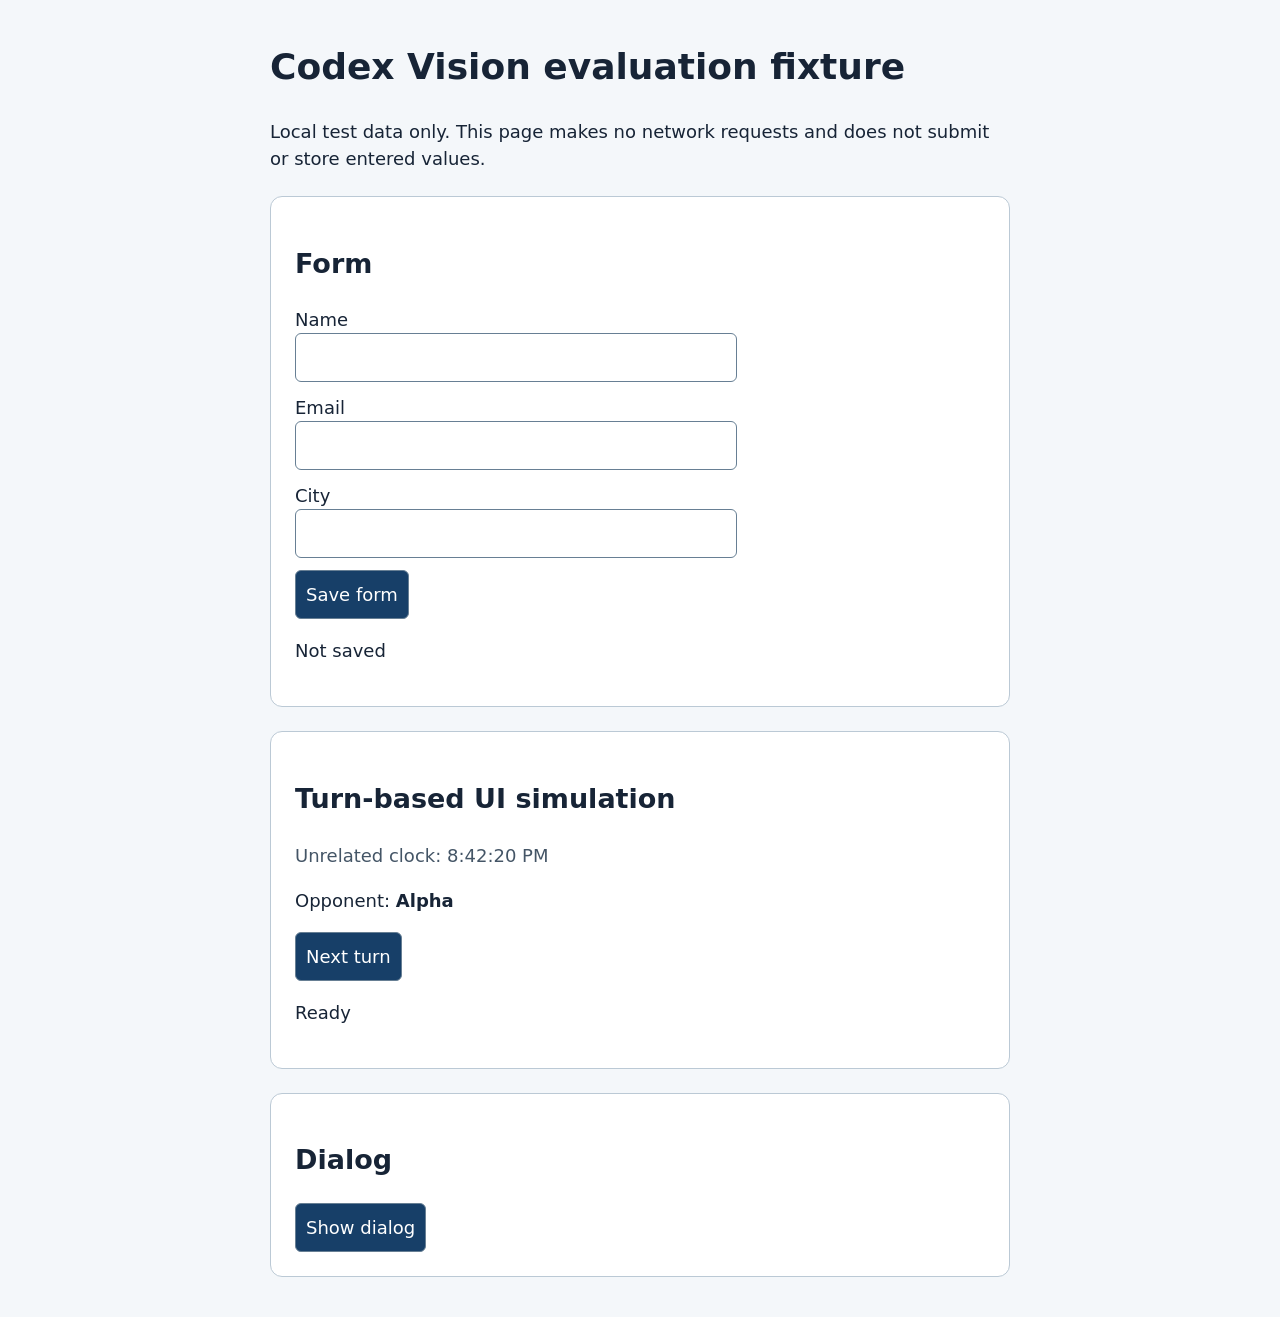
<file: eval/fixtures/index.html>
<!doctype html>
<html lang="en">
<meta charset="utf-8">
<meta name="viewport" content="width=device-width, initial-scale=1">
<title>Codex Vision — Evaluation</title>
<style>
  body { font: 18px/1.5 system-ui,sans-serif; max-width: 740px; margin: 40px auto; padding: 0 24px; color: #172436; background: #f4f7fa }
  section { padding: 24px; margin-block: 24px; border: 1px solid #bbc9d5; border-radius: 12px; background: white }
  label { display: block; margin-block: 12px }
  input,button { font: inherit; padding: 10px; border: 1px solid #677f94; border-radius: 6px }
  input { display: block; width: min(90%,420px) }
  button { background: #173f68; color: white; cursor: pointer }
  button:disabled { opacity: .5 }
  :focus-visible { outline: 3px solid #ce6200; outline-offset: 3px }
  #clock { color: #456; font-variant-numeric: tabular-nums }
</style>
<main>
<h1>Codex Vision evaluation fixture</h1>
<p>Local test data only. This page makes no network requests and does not submit or store entered values.</p>
<section aria-labelledby="form-title">
<h2 id="form-title">Form</h2>
<form id="form">
<label>Name<input name="name" autocomplete="off"></label>
<label>Email<input name="email" type="email" autocomplete="off"></label>
<label>City<input name="city" autocomplete="off"></label>
<button type="submit">Save form</button>
<p id="saved" role="status">Not saved</p>
</form>
</section>
<section aria-labelledby="turn-title">
<h2 id="turn-title">Turn-based UI simulation</h2>
<p id="clock"></p>
<p>Opponent: <strong id="opponent">Alpha</strong></p>
<button id="turn">Next turn</button>
<p id="turn-state" role="status">Ready</p>
</section>
<section aria-labelledby="dialog-title">
<h2 id="dialog-title">Dialog</h2>
<button id="open-dialog">Show dialog</button>
</section>
<dialog id="dialog"><h2>Test dialog</h2><p>This is a local test dialog.</p><button id="close-dialog">Close dialog</button></dialog>
</main>
<script>
  let turns = 0;
  document.getElementById('form').addEventListener('submit', event => {
    event.preventDefault();
    document.getElementById('saved').textContent = 'Saved locally for this test';
    document.title = 'Codex Vision — Form saved';
  });
  const button = document.getElementById('turn');
  button.addEventListener('click', () => {
    button.disabled = true;
    document.getElementById('turn-state').textContent = 'Waiting';
    setTimeout(() => {
      turns++;
      document.getElementById('opponent').textContent = turns % 2 ? 'Beta' : 'Alpha';
      document.getElementById('turn-state').textContent = 'Ready';
      document.title = `Codex Vision — Turn ready ${turns}`;
      button.disabled = false;
    }, 700);
  });
  setInterval(() => { document.getElementById('clock').textContent = `Unrelated clock: ${new Date().toLocaleTimeString()}`; }, 1000);
  const dialog = document.getElementById('dialog');
  document.getElementById('open-dialog').addEventListener('click', () => dialog.showModal());
  document.getElementById('close-dialog').addEventListener('click', () => dialog.close());
</script>
</html>
</file>
